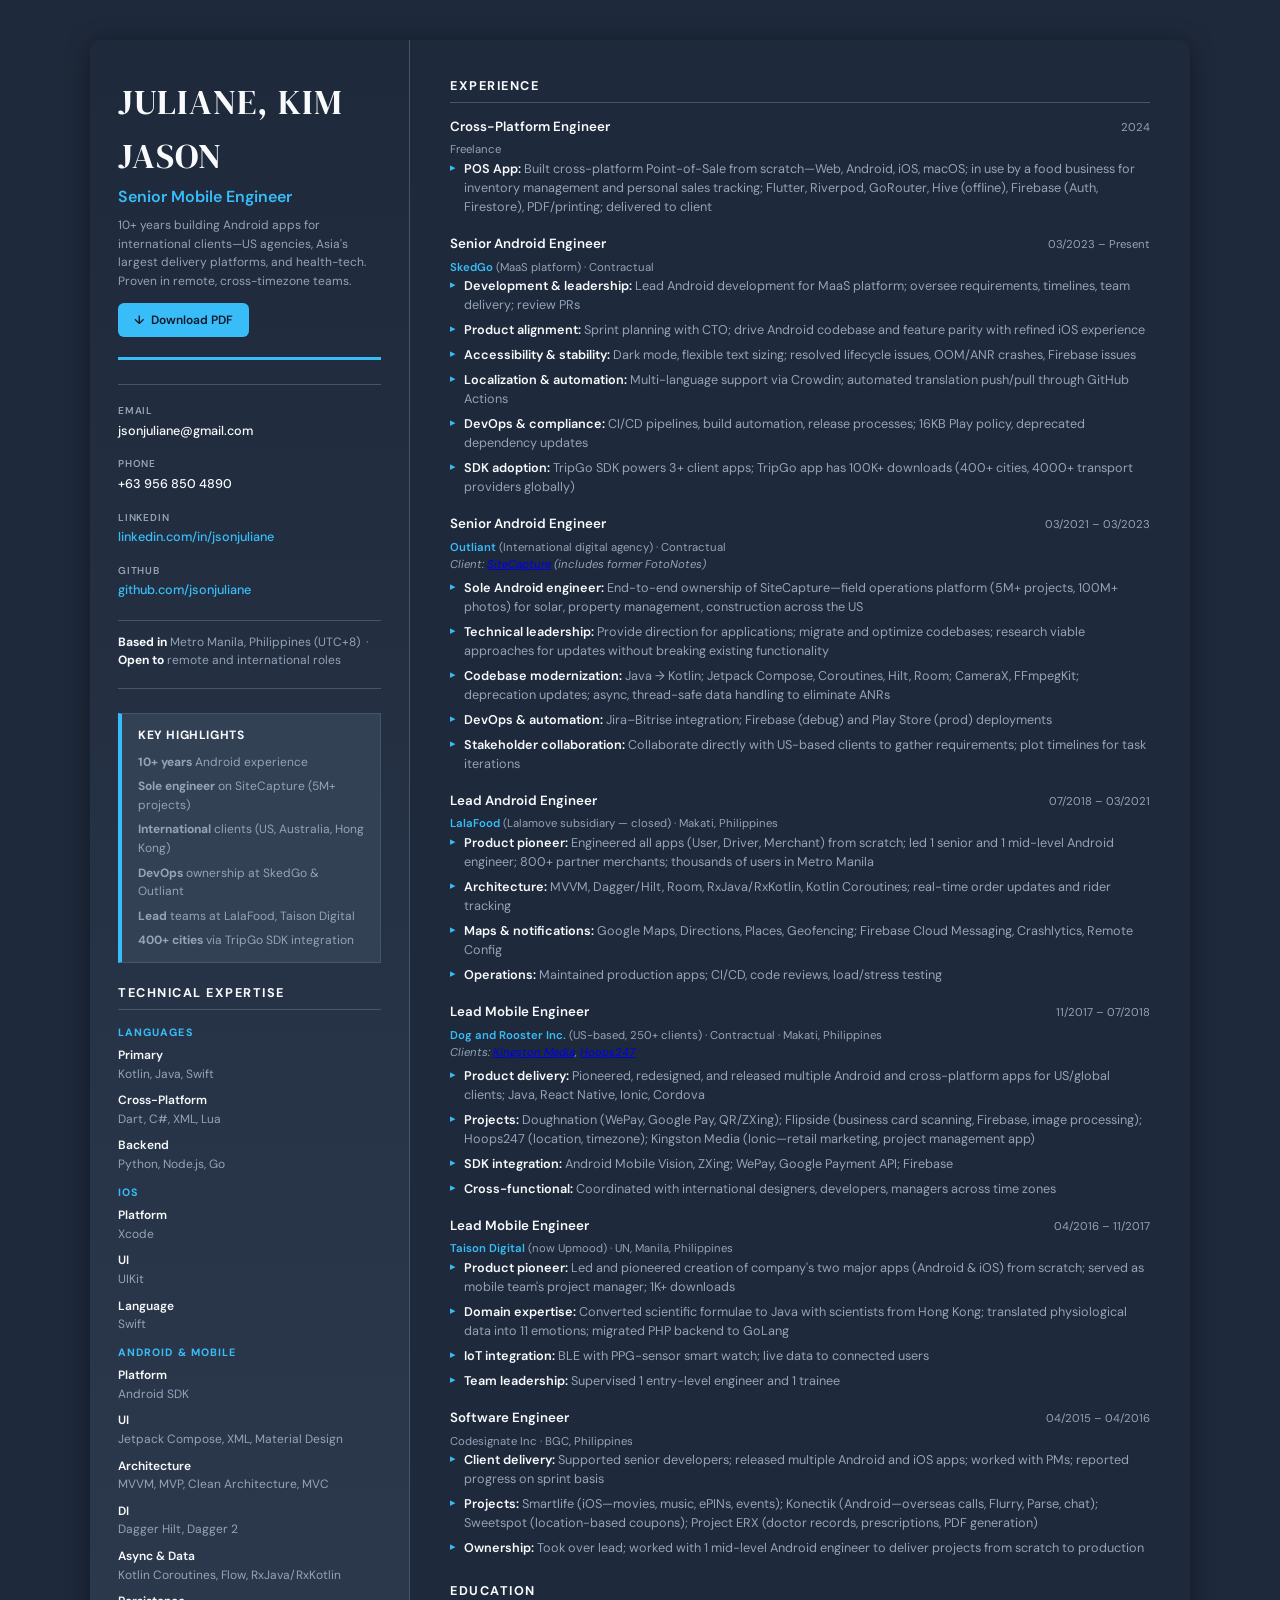
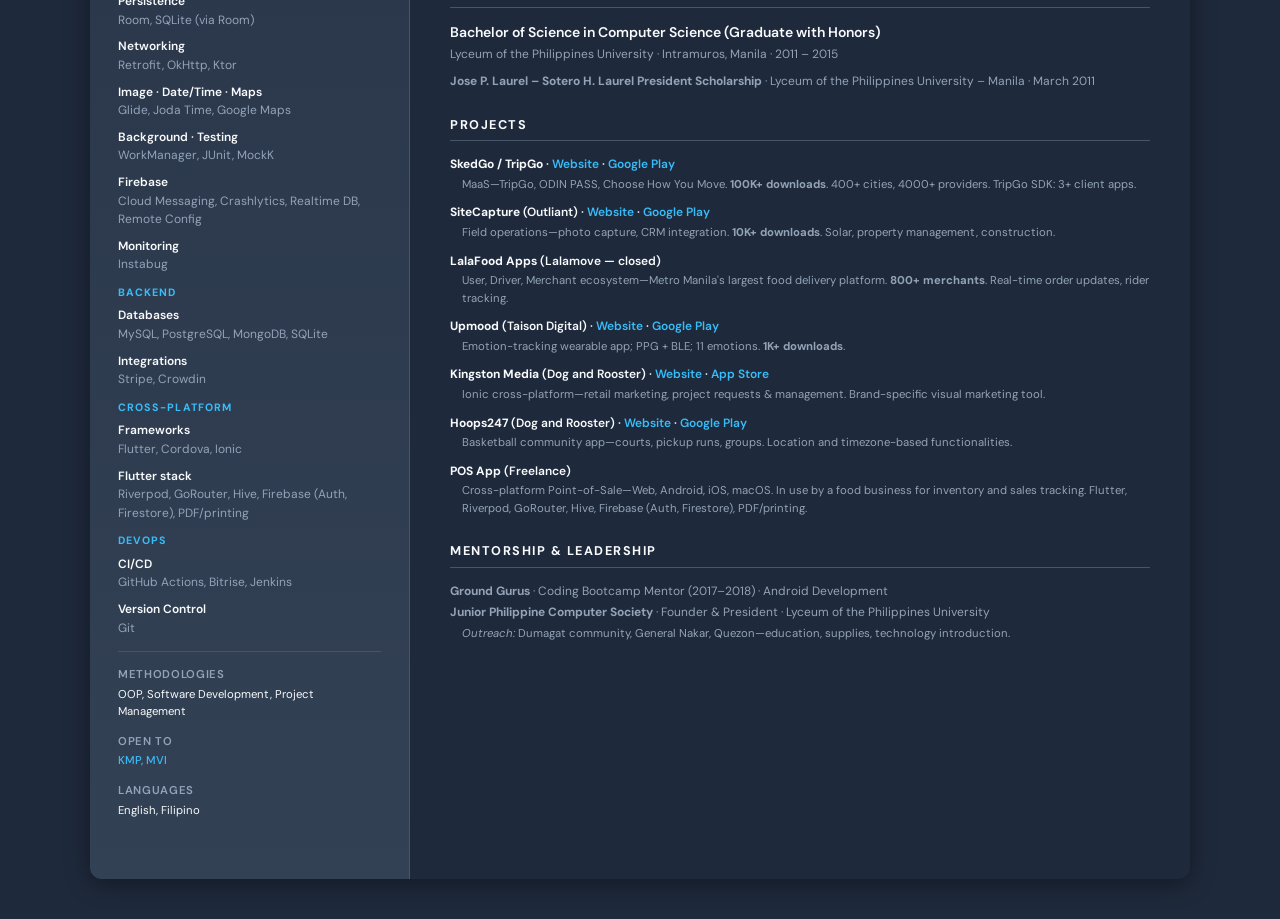
<file: resume/Juliane_Kim_Jason_Resume_Dark.html>
<!DOCTYPE html>
<html lang="en">
<head>
  <meta charset="UTF-8">
  <meta name="viewport" content="width=device-width, initial-scale=1.0">
  <title>Kim Jason Juliane - Senior Mobile Engineer | Resume</title>
  <meta name="description" content="Resume of Kim Jason Juliane — Senior Mobile Engineer with 10+ years experience. SkedGo, SiteCapture, LalaFood, Upmood. Kotlin, Flutter, Jetpack Compose.">
  <meta name="author" content="Kim Jason Juliane">
  <link rel="canonical" href="https://jsonjuliane.github.io/resume/Juliane_Kim_Jason_Resume_Light.html">
  <meta property="og:type" content="profile">
  <meta property="og:url" content="https://jsonjuliane.github.io/resume/Juliane_Kim_Jason_Resume_Dark.html">
  <meta property="og:title" content="Kim Jason Juliane - Senior Mobile Engineer | Resume">
  <meta property="og:description" content="Resume of Kim Jason Juliane — Senior Mobile Engineer with 10+ years. Kotlin, Flutter, Android, SkedGo, SiteCapture, LalaFood, Upmood.">
  <meta name="twitter:card" content="summary">
  <meta name="twitter:title" content="Kim Jason Juliane - Senior Mobile Engineer | Resume">
  <meta name="twitter:description" content="Resume of Kim Jason Juliane — Senior Mobile Engineer. 10+ years. Kotlin, Flutter, SkedGo, SiteCapture.">
  <script type="application/ld+json">
  {"@context":"https://schema.org","@type":"Person","name":"Kim Jason Juliane","jobTitle":"Senior Mobile Engineer","url":"https://jsonjuliane.github.io/","sameAs":["https://www.linkedin.com/in/jsonjuliane/","https://github.com/jsonjuliane"],"knowsAbout":["Android","Kotlin","Flutter","Jetpack Compose","Mobile Development"]}
  </script>
  <link rel="preconnect" href="https://fonts.googleapis.com">
  <link rel="preconnect" href="https://fonts.gstatic.com" crossorigin>
  <link href="https://fonts.googleapis.com/css2?family=DM+Sans:ital,opsz,wght@0,9..40,400;0,9..40,500;0,9..40,600;0,9..40,700&family=DM+Serif+Display&display=swap" rel="stylesheet">
  <style>
    :root {
      --bg: #1e293b;
      --bg-soft: #334155;
      --bg-card: #334155;
      --text: #f8fafc;
      --text-muted: #94a3b8;
      --accent: #38bdf8;
      --accent-soft: #0ea5e9;
      --accent-bg: #0c4a6e;
      --border: #475569;
      --highlight-bg: #334155;
      --highlight-border: #38bdf8;
      --font-sans: 'DM Sans', -apple-system, sans-serif;
      --font-display: 'DM Serif Display', Georgia, serif;
    }

    * { margin: 0; padding: 0; box-sizing: border-box; }

    body {
      font-family: var(--font-sans);
      font-size: 10.5pt;
      line-height: 1.55;
      color: var(--text);
      background: var(--bg);
      min-height: 100vh;
    }

    .resume {
      max-width: 720px;
      margin: 0 auto;
      padding: 32px 40px;
    }

    @media screen and (min-width: 1024px) {
      body { background: #1e293b; }
      .resume {
        max-width: 1100px;
        margin: 40px auto;
        padding: 0;
        display: grid;
        grid-template-columns: 320px 1fr;
        min-height: calc(100vh - 80px);
        align-items: stretch;
        box-shadow: 0 4px 24px rgba(0,0,0,0.4);
        border-radius: 12px;
        overflow: hidden;
      }
      .sidebar {
        background: linear-gradient(180deg, #1e293b 0%, #334155 100%);
        padding: 36px 28px;
        position: sticky;
        top: 0;
        align-self: stretch;
        overflow-x: hidden;
        overflow-y: auto;
        min-width: 0;
        word-wrap: break-word;
        overflow-wrap: break-word;
        border-right: 1px solid var(--border);
      }
      .sidebar * { max-width: 100%; }
      .main-content {
        padding: 36px 40px;
        overflow-x: hidden;
        overflow-y: auto;
        min-width: 0;
      }
      .sidebar .contact { grid-template-columns: 1fr; }
      .sidebar .highlights-grid { grid-template-columns: 1fr; }
      .sidebar .tech-grid { grid-template-columns: 1fr; }
      .sidebar .tech-category { margin-top: 10px; }
      .sidebar .tech-footer { grid-template-columns: 1fr; }
    }

    .header {
      margin-bottom: 24px;
      padding-bottom: 20px;
      border-bottom: 3px solid var(--accent);
    }

    .name {
      font-family: var(--font-display);
      font-size: 26pt;
      font-weight: 400;
      letter-spacing: 0.03em;
      color: var(--text);
      margin-bottom: 2px;
    }

    .title {
      font-size: 12pt;
      font-weight: 600;
      color: var(--accent);
      margin-bottom: 6px;
    }

    .tagline {
      font-size: 9pt;
      color: var(--text-muted);
      max-width: 520px;
    }

    .resume-download {
      display: inline-flex;
      align-items: center;
      gap: 0.4rem;
      margin-top: 12px;
      padding: 0.5rem 1rem;
      font-size: 9pt;
      font-weight: 600;
      color: #0f172a;
      background: var(--accent);
      border: none;
      border-radius: 6px;
      text-decoration: none;
      transition: background 0.2s ease, transform 0.2s ease;
    }
    .resume-download:hover { background: var(--accent-soft); transform: translateY(-1px); }

    .highlights {
      background: var(--highlight-bg);
      border: 1px solid var(--border);
      border-left: 4px solid var(--accent);
      padding: 12px 16px;
      margin-bottom: 20px;
      font-size: 9pt;
    }

    .highlights-title {
      font-weight: 700;
      color: var(--text);
      margin-bottom: 8px;
      text-transform: uppercase;
      letter-spacing: 0.05em;
    }

    .highlights-grid {
      display: grid;
      grid-template-columns: 1fr 1fr;
      gap: 6px 24px;
    }

    .highlights-grid span { color: var(--text-muted); }
    .highlights-grid strong { color: var(--text); font-weight: 600; }
    .metric { color: var(--accent); font-weight: 700; }

    .contact {
      display: grid;
      grid-template-columns: repeat(2, 1fr);
      gap: 12px 32px;
      margin-bottom: 24px;
      padding: 18px 0;
      font-size: 9.5pt;
      border-top: 1px solid var(--border);
      border-bottom: 1px solid var(--border);
    }

    @media (min-width: 520px) {
      .contact { grid-template-columns: repeat(4, 1fr); gap: 16px 24px; }
    }

    .contact-item {
      display: flex;
      flex-direction: column;
      gap: 2px;
    }

    .contact-label {
      font-size: 7.5pt;
      font-weight: 600;
      text-transform: uppercase;
      letter-spacing: 0.08em;
      color: var(--text-muted);
    }

    .contact-value {
      color: var(--text);
      font-weight: 500;
    }

    .contact a {
      color: var(--accent);
      text-decoration: none;
      font-weight: 500;
    }

    .contact a:hover { text-decoration: underline; }

    .contact-availability {
      grid-column: 1 / -1;
      margin-top: 4px;
      padding-top: 12px;
      border-top: 1px solid var(--border);
      font-size: 9pt;
      color: var(--text-muted);
    }

    .contact-availability strong { color: var(--text); }

    .section { margin-bottom: 24px; }

    .section-title {
      font-size: 9.5pt;
      font-weight: 700;
      color: var(--text);
      text-transform: uppercase;
      letter-spacing: 0.12em;
      margin-bottom: 14px;
      padding-bottom: 6px;
      border-bottom: 1px solid var(--border);
    }

    .tech-category {
      font-size: 8pt;
      font-weight: 700;
      text-transform: uppercase;
      letter-spacing: 0.1em;
      color: var(--accent);
      margin-top: 14px;
      margin-bottom: 6px;
    }
    .tech-category:first-of-type { margin-top: 0; }

    .tech-grid {
      display: grid;
      grid-template-columns: 1fr 1fr;
      gap: 8px 28px;
      font-size: 9pt;
    }

    .tech-label { font-weight: 600; color: var(--text); }
    .tech-value { color: var(--text-muted); }

    .tech-footer {
      display: grid;
      grid-template-columns: repeat(3, 1fr);
      gap: 12px 24px;
      margin-top: 14px;
      padding-top: 14px;
      border-top: 1px solid var(--border);
      font-size: 8.5pt;
    }

    .tech-footer-item {
      display: flex;
      flex-direction: column;
      gap: 2px;
    }

    .tech-footer-label {
      font-weight: 600;
      text-transform: uppercase;
      letter-spacing: 0.06em;
      color: var(--text-muted);
    }

    .tech-footer-value { color: var(--text); }
    .tech-footer-value .open-to { color: var(--accent); font-weight: 500; }

    .job { margin-bottom: 18px; }
    .job:last-child { margin-bottom: 0; }

    .job-header {
      display: flex;
      justify-content: space-between;
      align-items: baseline;
      flex-wrap: wrap;
      gap: 2px 8px;
      margin-bottom: 4px;
    }

    .job-title { font-weight: 600; font-size: 10pt; color: var(--text); }
    .job-company { font-weight: 600; }
    .job-company a { color: var(--accent); text-decoration: none; }
    .job-meta { font-size: 8.5pt; color: var(--text-muted); }
    .job-client { font-size: 8.5pt; color: var(--text-muted); font-style: italic; margin-bottom: 4px; }

    .job-bullets { list-style: none; padding-left: 0; }
    .job-bullets li {
      position: relative;
      padding-left: 14px;
      margin-bottom: 6px;
      font-size: 9.5pt;
      color: var(--text-muted);
      line-height: 1.5;
    }
    .job-bullets li::before {
      content: "▸";
      position: absolute;
      left: 0;
      color: var(--accent);
      font-size: 8pt;
    }
    .job-bullets strong { color: var(--text); font-weight: 600; }

    .education-degree { font-weight: 600; margin-bottom: 2px; }
    .education-meta { font-size: 9pt; color: var(--text-muted); }

    .project { margin-bottom: 10px; }
    .project-title { font-weight: 600; font-size: 9pt; margin-bottom: 2px; }
    .project-title a { color: var(--accent); text-decoration: none; }
    .project-desc { font-size: 8.5pt; color: var(--text-muted); padding-left: 12px; }

    .misc-item { font-size: 9pt; color: var(--text-muted); margin-bottom: 2px; }
    .misc-sub { font-size: 8.5pt; color: var(--text-muted); margin-top: 4px; margin-bottom: 2px; padding-left: 12px; }

    /* Animations */
    @keyframes fadeIn {
      from { opacity: 0; transform: translateY(8px); }
      to { opacity: 1; transform: translateY(0); }
    }

    @keyframes fadeInUp {
      from { opacity: 0; transform: translateY(12px); }
      to { opacity: 1; transform: translateY(0); }
    }

    body { animation: fadeIn 0.5s ease-out; }
    .header { animation: fadeInUp 0.5s ease-out 0.1s both; }
    .highlights { animation: fadeInUp 0.5s ease-out 0.15s both; }
    .contact { animation: fadeInUp 0.5s ease-out 0.2s both; }
    .section { animation: fadeInUp 0.4s ease-out 0.25s both; }

    a { transition: color 0.2s ease, opacity 0.2s ease; }
    a:hover { opacity: 0.85; }
    .job, .project { transition: transform 0.2s ease; }
    .job:hover, .project:hover { transform: translateX(2px); }

    @media (prefers-reduced-motion: reduce) {
      body, .header, .highlights, .contact, .section { animation: none; }
      .job:hover, .project:hover { transform: none; }
    }

    /* Responsive */
    @media (max-width: 768px) {
      .resume { padding: 24px 20px; }
      body { font-size: 10pt; }
      .name { font-size: 22pt; }
      .highlights-grid { grid-template-columns: 1fr; }
      .tech-grid { grid-template-columns: 1fr; gap: 6px 0; }
      .tech-footer { grid-template-columns: 1fr; }
      .job-header { flex-direction: column; align-items: flex-start; gap: 2px; }
    }

    @media (max-width: 480px) {
      .resume { padding: 20px 16px; }
      body { font-size: 9.5pt; }
      .name { font-size: 20pt; }
      .title { font-size: 11pt; }
      .contact { grid-template-columns: 1fr; gap: 10px; }
      .contact-availability { padding-top: 10px; font-size: 8.5pt; }
      .section-title { font-size: 9pt; letter-spacing: 0.08em; }
      .job-bullets li { font-size: 9pt; }
    }

    @media print {
      body, .header, .highlights, .contact, .section { animation: none !important; }
      .job:hover, .project:hover { transform: none !important; }
      body { background: #fff !important; color: #000 !important; padding: 0 !important; }
      .resume {
        display: block !important;
        max-width: 100% !important;
        margin: 0 !important;
        padding: 0.5in 0.6in !important;
        box-shadow: none !important;
        border-radius: 0 !important;
      }
      .sidebar {
        position: static !important;
        height: auto !important;
        background: #fff !important;
        border-right: none !important;
        padding: 0 0 24px 0 !important;
      }
      .main-content { padding: 0 !important; }
      .contact { grid-template-columns: repeat(4, 1fr); gap: 12px 16px; padding: 14px 0; }
      .highlights, .highlights-grid { width: 100%; max-width: 100%; }
      .sidebar .section { width: 100%; max-width: 100%; }
      .highlights-grid { grid-template-columns: 1fr 1fr !important; gap: 6px 24px !important; }
      .tech-category { color: var(--accent) !important; }
      .tech-grid { grid-template-columns: 1fr 1fr !important; gap: 8px 28px !important; }
      .tech-footer { grid-template-columns: repeat(3, 1fr) !important; }
      .section { margin-bottom: 18px; }
      .job { margin-bottom: 14px; }
      .job-bullets li { margin-bottom: 4px; }
      .section-title { margin-bottom: 10px; padding-bottom: 4px; }
      .resume-download { display: none !important; }
      @page { margin: 0.5in; size: letter; }
      * { color: inherit !important; }
      .sidebar * { color: #000 !important; }
      a { color: var(--accent) !important; }
    }
  </style>
</head>
<body>
  <div class="resume">
    <aside class="sidebar">
      <header class="header">
    <h1 class="name">JULIANE, KIM JASON</h1>
    <p class="title">Senior Mobile Engineer</p>
    <p class="tagline">10+ years building Android apps for international clients—US agencies, Asia's largest delivery platforms, and health-tech. Proven in remote, cross-timezone teams.</p>
    <a href="Juliane_Kim_Jason_Resume.pdf" class="resume-download" download="Juliane_Kim_Jason_Resume.pdf"><span aria-hidden="true">↓</span> Download PDF</a>
  </header>

  <div class="contact">
    <div class="contact-item">
      <span class="contact-label">Email</span>
      <span class="contact-value">jsonjuliane@gmail.com</span>
    </div>
    <div class="contact-item">
      <span class="contact-label">Phone</span>
      <span class="contact-value">+63 956 850 4890</span>
    </div>
    <div class="contact-item">
      <span class="contact-label">LinkedIn</span>
      <a href="https://www.linkedin.com/in/jsonjuliane/" class="contact-value">linkedin.com/in/jsonjuliane</a>
    </div>
    <div class="contact-item">
      <span class="contact-label">GitHub</span>
      <a href="https://github.com/jsonjuliane" class="contact-value">github.com/jsonjuliane</a>
    </div>
    <div class="contact-availability">
      <strong>Based in</strong> Metro Manila, Philippines (UTC+8) &nbsp;·&nbsp; <strong>Open to</strong> remote and international roles
    </div>
  </div>

  <div class="highlights">
    <div class="highlights-title">Key Highlights</div>
    <div class="highlights-grid">
      <span><span class="metric">10+ years</span> Android experience</span>
      <span><span class="metric">Sole engineer</span> on SiteCapture (5M+ projects)</span>
      <span><span class="metric">International</span> clients (US, Australia, Hong Kong)</span>
      <span><span class="metric">DevOps</span> ownership at SkedGo & Outliant</span>
      <span><span class="metric">Lead</span> teams at LalaFood, Taison Digital</span>
      <span><span class="metric">400+ cities</span> via TripGo SDK integration</span>
    </div>
  </div>

  <section class="section">
    <h2 class="section-title">Technical Expertise</h2>
    <div class="tech-category">Languages</div>
    <div class="tech-grid">
      <div><span class="tech-label">Primary</span><br><span class="tech-value">Kotlin, Java, Swift</span></div>
      <div><span class="tech-label">Cross-Platform</span><br><span class="tech-value">Dart, C#, XML, Lua</span></div>
      <div><span class="tech-label">Backend</span><br><span class="tech-value">Python, Node.js, Go</span></div>
    </div>
    <div class="tech-category">iOS</div>
    <div class="tech-grid">
      <div><span class="tech-label">Platform</span><br><span class="tech-value">Xcode</span></div>
      <div><span class="tech-label">UI</span><br><span class="tech-value">UIKit</span></div>
      <div><span class="tech-label">Language</span><br><span class="tech-value">Swift</span></div>
    </div>
    <div class="tech-category">Android & Mobile</div>
    <div class="tech-grid">
      <div><span class="tech-label">Platform</span><br><span class="tech-value">Android SDK</span></div>
      <div><span class="tech-label">UI</span><br><span class="tech-value">Jetpack Compose, XML, Material Design</span></div>
      <div><span class="tech-label">Architecture</span><br><span class="tech-value">MVVM, MVP, Clean Architecture, MVC</span></div>
      <div><span class="tech-label">DI</span><br><span class="tech-value">Dagger Hilt, Dagger 2</span></div>
      <div><span class="tech-label">Async & Data</span><br><span class="tech-value">Kotlin Coroutines, Flow, RxJava/RxKotlin</span></div>
      <div><span class="tech-label">Persistence</span><br><span class="tech-value">Room, SQLite (via Room)</span></div>
      <div><span class="tech-label">Networking</span><br><span class="tech-value">Retrofit, OkHttp, Ktor</span></div>
      <div><span class="tech-label">Image · Date/Time · Maps</span><br><span class="tech-value">Glide, Joda Time, Google Maps</span></div>
      <div><span class="tech-label">Background · Testing</span><br><span class="tech-value">WorkManager, JUnit, MockK</span></div>
      <div><span class="tech-label">Firebase</span><br><span class="tech-value">Cloud Messaging, Crashlytics, Realtime DB, Remote Config</span></div>
      <div><span class="tech-label">Monitoring</span><br><span class="tech-value">Instabug</span></div>
    </div>
    <div class="tech-category">Backend</div>
    <div class="tech-grid">
      <div><span class="tech-label">Databases</span><br><span class="tech-value">MySQL, PostgreSQL, MongoDB, SQLite</span></div>
      <div><span class="tech-label">Integrations</span><br><span class="tech-value">Stripe, Crowdin</span></div>
    </div>
    <div class="tech-category">Cross-Platform</div>
    <div class="tech-grid">
      <div><span class="tech-label">Frameworks</span><br><span class="tech-value">Flutter, Cordova, Ionic</span></div>
      <div><span class="tech-label">Flutter stack</span><br><span class="tech-value">Riverpod, GoRouter, Hive, Firebase (Auth, Firestore), PDF/printing</span></div>
    </div>
    <div class="tech-category">DevOps</div>
    <div class="tech-grid">
      <div><span class="tech-label">CI/CD</span><br><span class="tech-value">GitHub Actions, Bitrise, Jenkins</span></div>
      <div><span class="tech-label">Version Control</span><br><span class="tech-value">Git</span></div>
    </div>
    <div class="tech-footer">
      <div class="tech-footer-item">
        <span class="tech-footer-label">Methodologies</span>
        <span class="tech-footer-value">OOP, Software Development, Project Management</span>
      </div>
      <div class="tech-footer-item">
        <span class="tech-footer-label">Open to</span>
        <span class="tech-footer-value"><span class="open-to">KMP, MVI</span></span>
      </div>
      <div class="tech-footer-item">
        <span class="tech-footer-label">Languages</span>
        <span class="tech-footer-value">English, Filipino</span>
      </div>
    </div>
  </section>
</aside>

  <main class="main-content">
  <section class="section">
    <h2 class="section-title">Experience</h2>

    <div class="job">
      <div class="job-header"><span class="job-title">Cross-Platform Engineer</span><span class="job-meta">2024</span></div>
      <div class="job-meta">Freelance</div>
      <ul class="job-bullets">
        <li><strong>POS App:</strong> Built cross-platform Point-of-Sale from scratch—Web, Android, iOS, macOS; in use by a food business for inventory management and personal sales tracking; Flutter, Riverpod, GoRouter, Hive (offline), Firebase (Auth, Firestore), PDF/printing; delivered to client</li>
      </ul>
    </div>

    <div class="job">
      <div class="job-header"><span class="job-title">Senior Android Engineer</span><span class="job-meta">03/2023 – Present</span></div>
      <div class="job-meta"><span class="job-company"><a href="https://skedgo.com/">SkedGo</a></span> (MaaS platform) · Contractual</div>
      <ul class="job-bullets">
        <li><strong>Development & leadership:</strong> Lead Android development for MaaS platform; oversee requirements, timelines, team delivery; review PRs</li>
        <li><strong>Product alignment:</strong> Sprint planning with CTO; drive Android codebase and feature parity with refined iOS experience</li>
        <li><strong>Accessibility & stability:</strong> Dark mode, flexible text sizing; resolved lifecycle issues, OOM/ANR crashes, Firebase issues</li>
        <li><strong>Localization & automation:</strong> Multi-language support via Crowdin; automated translation push/pull through GitHub Actions</li>
        <li><strong>DevOps & compliance:</strong> CI/CD pipelines, build automation, release processes; 16KB Play policy, deprecated dependency updates</li>
        <li><strong>SDK adoption:</strong> TripGo SDK powers 3+ client apps; TripGo app has 100K+ downloads (400+ cities, 4000+ transport providers globally)</li>
      </ul>
    </div>

    <div class="job">
      <div class="job-header"><span class="job-title">Senior Android Engineer</span><span class="job-meta">03/2021 – 03/2023</span></div>
      <div class="job-meta"><span class="job-company"><a href="https://www.outliant.com/">Outliant</a></span> (International digital agency) · Contractual</div>
      <p class="job-client">Client: <a href="https://sitecapture.com/">SiteCapture</a> (includes former FotoNotes)</p>
      <ul class="job-bullets">
        <li><strong>Sole Android engineer:</strong> End-to-end ownership of SiteCapture—field operations platform (5M+ projects, 100M+ photos) for solar, property management, construction across the US</li>
        <li><strong>Technical leadership:</strong> Provide direction for applications; migrate and optimize codebases; research viable approaches for updates without breaking existing functionality</li>
        <li><strong>Codebase modernization:</strong> Java → Kotlin; Jetpack Compose, Coroutines, Hilt, Room; CameraX, FFmpegKit; deprecation updates; async, thread-safe data handling to eliminate ANRs</li>
        <li><strong>DevOps & automation:</strong> Jira–Bitrise integration; Firebase (debug) and Play Store (prod) deployments</li>
        <li><strong>Stakeholder collaboration:</strong> Collaborate directly with US-based clients to gather requirements; plot timelines for task iterations</li>
      </ul>
    </div>

    <div class="job">
      <div class="job-header"><span class="job-title">Lead Android Engineer</span><span class="job-meta">07/2018 – 03/2021</span></div>
      <div class="job-meta"><span class="job-company"><a href="https://web.lalamove.com/">LalaFood</a></span> (Lalamove subsidiary — closed) · Makati, Philippines</div>
      <ul class="job-bullets">
        <li><strong>Product pioneer:</strong> Engineered all apps (User, Driver, Merchant) from scratch; led 1 senior and 1 mid-level Android engineer; 800+ partner merchants; thousands of users in Metro Manila</li>
        <li><strong>Architecture:</strong> MVVM, Dagger/Hilt, Room, RxJava/RxKotlin, Kotlin Coroutines; real-time order updates and rider tracking</li>
        <li><strong>Maps & notifications:</strong> Google Maps, Directions, Places, Geofencing; Firebase Cloud Messaging, Crashlytics, Remote Config</li>
        <li><strong>Operations:</strong> Maintained production apps; CI/CD, code reviews, load/stress testing</li>
      </ul>
    </div>

    <div class="job">
      <div class="job-header"><span class="job-title">Lead Mobile Engineer</span><span class="job-meta">11/2017 – 07/2018</span></div>
      <div class="job-meta"><span class="job-company"><a href="https://dogandrooster.com/">Dog and Rooster Inc.</a></span> (US-based, 250+ clients) · Contractual · Makati, Philippines</div>
      <p class="job-client">Clients: <a href="https://kingston-media.com/">Kingston Media</a>, <a href="https://www.hoops247.com.au/">Hoops247</a></p>
      <ul class="job-bullets">
        <li><strong>Product delivery:</strong> Pioneered, redesigned, and released multiple Android and cross-platform apps for US/global clients; Java, React Native, Ionic, Cordova</li>
        <li><strong>Projects:</strong> Doughnation (WePay, Google Pay, QR/ZXing); Flipside (business card scanning, Firebase, image processing); Hoops247 (location, timezone); Kingston Media (Ionic—retail marketing, project management app)</li>
        <li><strong>SDK integration:</strong> Android Mobile Vision, ZXing; WePay, Google Payment API; Firebase</li>
        <li><strong>Cross-functional:</strong> Coordinated with international designers, developers, managers across time zones</li>
      </ul>
    </div>

    <div class="job">
      <div class="job-header"><span class="job-title">Lead Mobile Engineer</span><span class="job-meta">04/2016 – 11/2017</span></div>
      <div class="job-meta"><span class="job-company"><a href="https://www.upmood.com/">Taison Digital</a></span> (now Upmood) · UN, Manila, Philippines</div>
      <ul class="job-bullets">
        <li><strong>Product pioneer:</strong> Led and pioneered creation of company's two major apps (Android & iOS) from scratch; served as mobile team's project manager; 1K+ downloads</li>
        <li><strong>Domain expertise:</strong> Converted scientific formulae to Java with scientists from Hong Kong; translated physiological data into 11 emotions; migrated PHP backend to GoLang</li>
        <li><strong>IoT integration:</strong> BLE with PPG-sensor smart watch; live data to connected users</li>
        <li><strong>Team leadership:</strong> Supervised 1 entry-level engineer and 1 trainee</li>
      </ul>
    </div>

    <div class="job">
      <div class="job-header"><span class="job-title">Software Engineer</span><span class="job-meta">04/2015 – 04/2016</span></div>
      <div class="job-meta">Codesignate Inc · BGC, Philippines</div>
      <ul class="job-bullets">
        <li><strong>Client delivery:</strong> Supported senior developers; released multiple Android and iOS apps; worked with PMs; reported progress on sprint basis</li>
        <li><strong>Projects:</strong> Smartlife (iOS—movies, music, ePINs, events); Konectik (Android—overseas calls, Flurry, Parse, chat); Sweetspot (location-based coupons); Project ERX (doctor records, prescriptions, PDF generation)</li>
        <li><strong>Ownership:</strong> Took over lead; worked with 1 mid-level Android engineer to deliver projects from scratch to production</li>
      </ul>
    </div>
  </section>

  <section class="section">
    <h2 class="section-title">Education</h2>
    <div class="education-degree">Bachelor of Science in Computer Science (Graduate with Honors)</div>
    <div class="education-meta">Lyceum of the Philippines University · Intramuros, Manila · 2011 – 2015</div>
    <p class="misc-item" style="margin-top: 8px;"><strong>Jose P. Laurel – Sotero H. Laurel President Scholarship</strong> · Lyceum of the Philippines University – Manila · March 2011</p>
  </section>

  <section class="section">
    <h2 class="section-title">Projects</h2>
    <div class="project">
      <div class="project-title"><strong>SkedGo / TripGo</strong> · <a href="https://skedgo.com/">Website</a> · <a href="https://play.google.com/store/apps/details?id=com.buzzhives.android.tripplanner">Google Play</a></div>
      <div class="project-desc">MaaS—TripGo, ODIN PASS, Choose How You Move. <strong>100K+ downloads</strong>. 400+ cities, 4000+ providers. TripGo SDK: 3+ client apps.</div>
    </div>
    <div class="project">
      <div class="project-title"><strong>SiteCapture</strong> (Outliant) · <a href="https://sitecapture.com/">Website</a> · <a href="https://play.google.com/store/apps/details?id=com.sitecapture.app.sitecapture&hl=en_US">Google Play</a></div>
      <div class="project-desc">Field operations—photo capture, CRM integration. <strong>10K+ downloads</strong>. Solar, property management, construction.</div>
    </div>
    <div class="project">
      <div class="project-title"><strong>LalaFood Apps</strong> (Lalamove — closed)</div>
      <div class="project-desc">User, Driver, Merchant ecosystem—Metro Manila's largest food delivery platform. <strong>800+ merchants</strong>. Real-time order updates, rider tracking.</div>
    </div>
    <div class="project">
      <div class="project-title"><strong>Upmood</strong> (Taison Digital) · <a href="https://www.upmood.com/">Website</a> · <a href="https://play.google.com/store/apps/details?id=com.td.upmood&hl=en">Google Play</a></div>
      <div class="project-desc">Emotion-tracking wearable app; PPG + BLE; 11 emotions. <strong>1K+ downloads</strong>.</div>
    </div>
    <div class="project">
      <div class="project-title"><strong>Kingston Media</strong> (Dog and Rooster) · <a href="https://kingston-media.com/">Website</a> · <a href="https://apps.apple.com/app/kingston-media-group/id1329777730">App Store</a></div>
      <div class="project-desc">Ionic cross-platform—retail marketing, project requests & management. Brand-specific visual marketing tool.</div>
    </div>
    <div class="project">
      <div class="project-title"><strong>Hoops247</strong> (Dog and Rooster) · <a href="https://www.hoops247.com.au/">Website</a> · <a href="https://play.google.com/store/apps/details?id=com.hoop24seven&hl=en">Google Play</a></div>
      <div class="project-desc">Basketball community app—courts, pickup runs, groups. Location and timezone-based functionalities.</div>
    </div>
    <div class="project">
      <div class="project-title"><strong>POS App</strong> (Freelance)</div>
      <div class="project-desc">Cross-platform Point-of-Sale—Web, Android, iOS, macOS. In use by a food business for inventory and sales tracking. Flutter, Riverpod, GoRouter, Hive, Firebase (Auth, Firestore), PDF/printing.</div>
    </div>
  </section>

  <section class="section">
    <h2 class="section-title">Mentorship & Leadership</h2>
    <p class="misc-item"><strong>Ground Gurus</strong> · Coding Bootcamp Mentor (2017–2018) · Android Development</p>
    <p class="misc-item"><strong>Junior Philippine Computer Society</strong> · Founder & President · Lyceum of the Philippines University</p>
    <p class="misc-sub"><em>Outreach:</em> Dumagat community, General Nakar, Quezon—education, supplies, technology introduction.</p>
  </section>
  </main>
  </div>
</body>
</html>
</file>
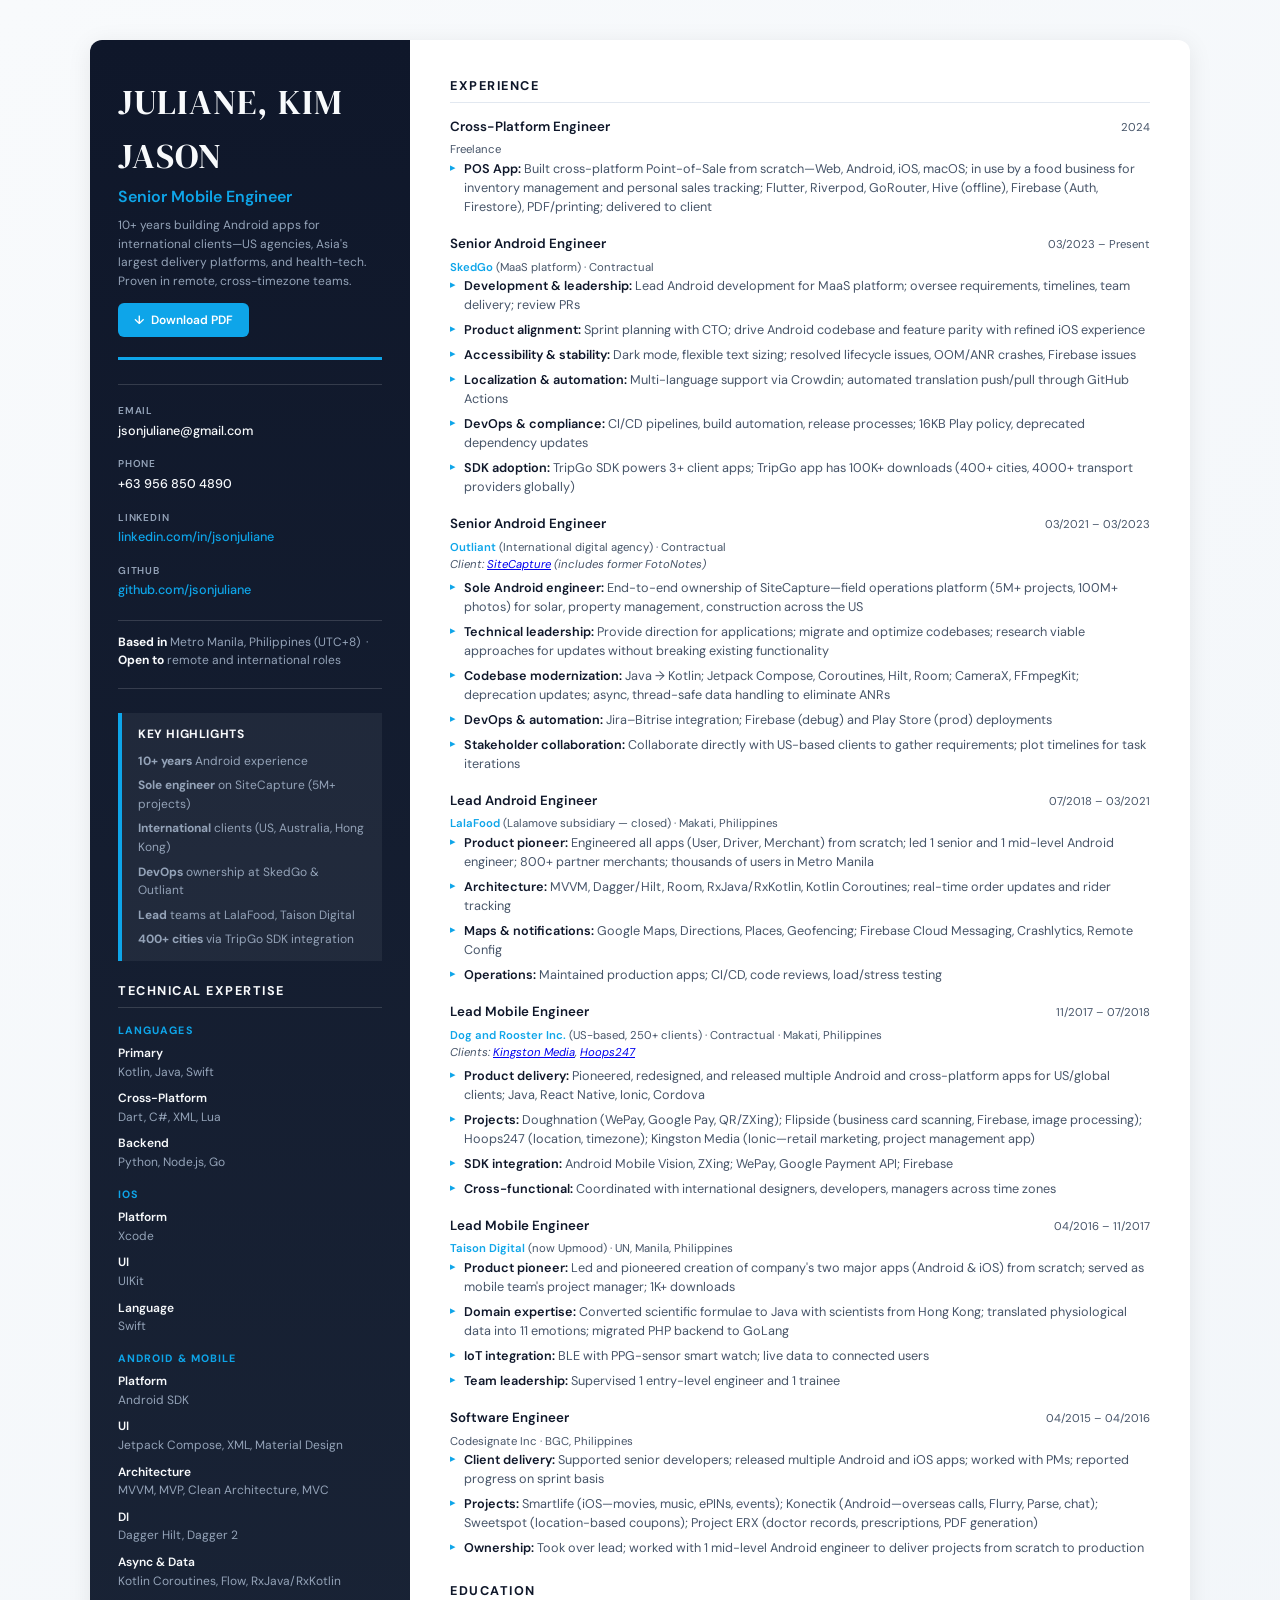
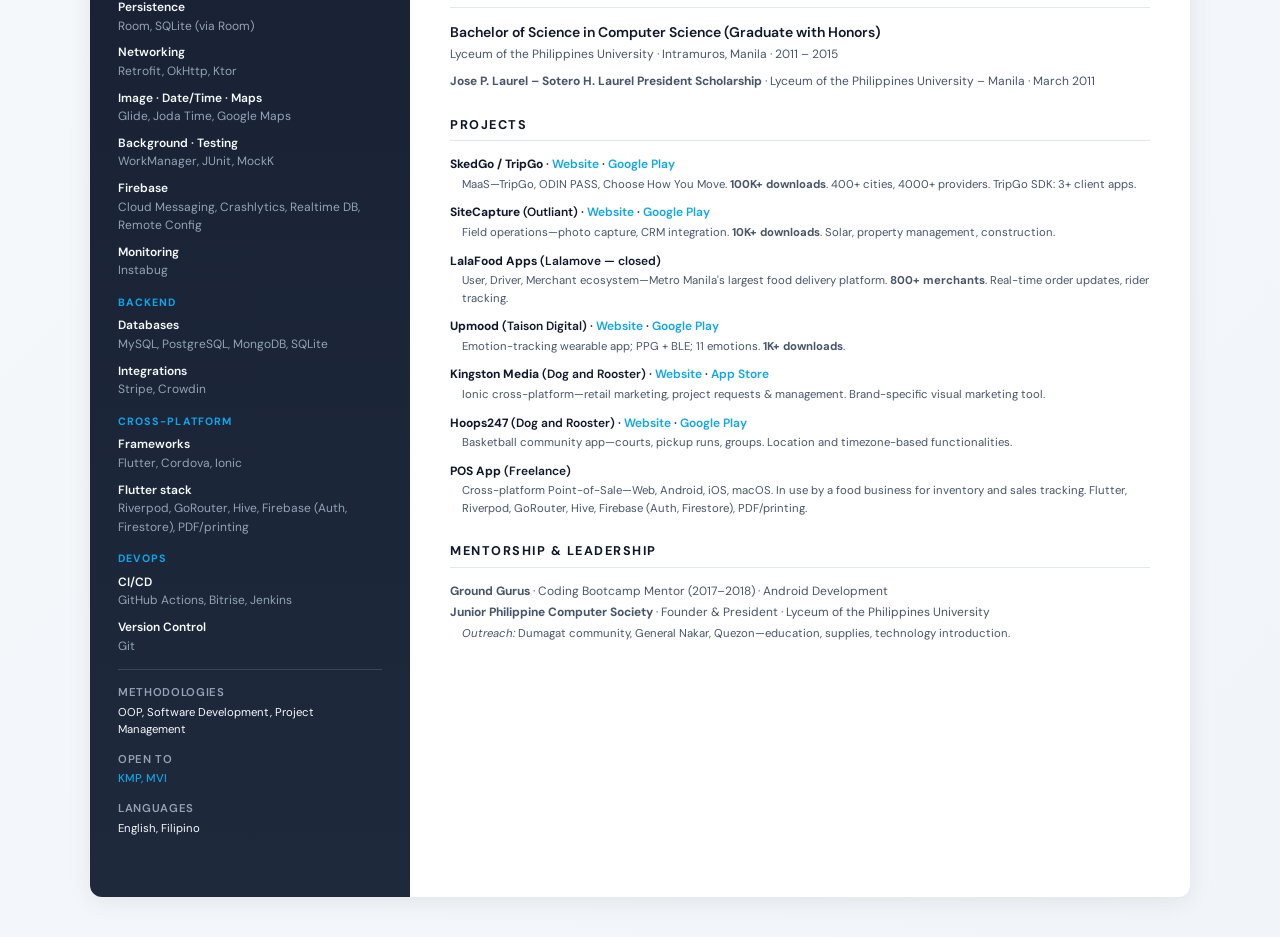
<file: resume/Juliane_Kim_Jason_Resume_Light.html>
<!DOCTYPE html>
<html lang="en">
<head>
  <meta charset="UTF-8">
  <meta name="viewport" content="width=device-width, initial-scale=1.0">
  <title>Kim Jason Juliane - Senior Mobile Engineer | Resume</title>
  <meta name="description" content="Resume of Kim Jason Juliane — Senior Mobile Engineer with 10+ years experience. SkedGo, SiteCapture, LalaFood, Upmood. Kotlin, Flutter, Jetpack Compose.">
  <meta name="author" content="Kim Jason Juliane">
  <link rel="canonical" href="https://jsonjuliane.github.io/resume/Juliane_Kim_Jason_Resume_Light.html">
  <meta property="og:type" content="profile">
  <meta property="og:url" content="https://jsonjuliane.github.io/resume/Juliane_Kim_Jason_Resume_Light.html">
  <meta property="og:title" content="Kim Jason Juliane - Senior Mobile Engineer | Resume">
  <meta property="og:description" content="Resume of Kim Jason Juliane — Senior Mobile Engineer with 10+ years. Kotlin, Flutter, Android, SkedGo, SiteCapture, LalaFood, Upmood.">
  <meta name="twitter:card" content="summary">
  <meta name="twitter:title" content="Kim Jason Juliane - Senior Mobile Engineer | Resume">
  <meta name="twitter:description" content="Resume of Kim Jason Juliane — Senior Mobile Engineer. 10+ years. Kotlin, Flutter, SkedGo, SiteCapture.">
  <script type="application/ld+json">
  {"@context":"https://schema.org","@type":"Person","name":"Kim Jason Juliane","jobTitle":"Senior Mobile Engineer","url":"https://jsonjuliane.github.io/","sameAs":["https://www.linkedin.com/in/jsonjuliane/","https://github.com/jsonjuliane"],"knowsAbout":["Android","Kotlin","Flutter","Jetpack Compose","Mobile Development"]}
  </script>
  <link rel="preconnect" href="https://fonts.googleapis.com">
  <link rel="preconnect" href="https://fonts.gstatic.com" crossorigin>
  <link href="https://fonts.googleapis.com/css2?family=DM+Sans:ital,opsz,wght@0,9..40,400;0,9..40,500;0,9..40,600;0,9..40,700&family=DM+Serif+Display&display=swap" rel="stylesheet">
  <style>
    :root {
      --bg: #ffffff;
      --bg-soft: #f8fafc;
      --text: #0f172a;
      --text-muted: #475569;
      --accent: #0ea5e9;
      --accent-dark: #0284c7;
      --accent-bg: #f0f9ff;
      --border: #e2e8f0;
      --highlight-bg: #f1f5f9;
      --font-sans: 'DM Sans', -apple-system, sans-serif;
      --font-display: 'DM Serif Display', Georgia, serif;
    }

    * { margin: 0; padding: 0; box-sizing: border-box; }

    body {
      font-family: var(--font-sans);
      font-size: 10.5pt;
      line-height: 1.55;
      color: var(--text);
      background: var(--bg-soft);
      min-height: 100vh;
    }

    .resume {
      max-width: 720px;
      margin: 0 auto;
      padding: 32px 40px;
      background: var(--bg);
    }

    /* Browser: Creative two-column layout (desktop only) */
    @media screen and (min-width: 1024px) {
      body { background: linear-gradient(135deg, #f8fafc 0%, #f1f5f9 100%); }
      .resume {
        max-width: 1100px;
        margin: 40px auto;
        padding: 0;
        display: grid;
        grid-template-columns: 320px 1fr;
        min-height: calc(100vh - 80px);
        align-items: stretch;
        box-shadow: 0 4px 24px rgba(0,0,0,0.08);
        border-radius: 12px;
        overflow: hidden;
      }
      .sidebar {
        background: linear-gradient(180deg, #0f172a 0%, #1e293b 100%);
        color: #f8fafc;
        padding: 36px 28px;
        position: sticky;
        top: 0;
        align-self: stretch;
        overflow-x: hidden;
        overflow-y: auto;
        min-width: 0;
        word-wrap: break-word;
        overflow-wrap: break-word;
      }
      .sidebar * { max-width: 100%; }
      .sidebar .name { color: #f8fafc; }
      .sidebar .title { color: var(--accent); }
      .sidebar .tagline { color: #94a3b8; }
      .sidebar .highlights { background: rgba(255,255,255,0.06); border-left-color: var(--accent); }
      .sidebar .highlights-title { color: #f8fafc; }
      .sidebar .highlights-grid span { color: #94a3b8; }
      .sidebar .metric { color: var(--accent); }
      .sidebar .contact { border-color: rgba(255,255,255,0.15); }
      .sidebar .contact-label { color: #94a3b8; }
      .sidebar .contact-value { color: #f8fafc; }
      .sidebar .contact a { color: var(--accent); }
      .sidebar .contact-availability { border-color: rgba(255,255,255,0.15); color: #94a3b8; }
      .sidebar .contact-availability strong { color: #f8fafc; }
      .sidebar .section-title { color: #f8fafc; border-color: rgba(255,255,255,0.15); }
      .sidebar .tech-label { color: #f8fafc; }
      .sidebar .tech-value { color: #94a3b8; }
      .sidebar .tech-footer { border-color: rgba(255,255,255,0.15); }
      .sidebar .tech-footer-label { color: #94a3b8; }
      .sidebar .tech-footer-value { color: #f8fafc; }
      .sidebar .tech-footer-value .open-to { color: var(--accent); }
      .sidebar .tech-category { color: var(--accent); }
      .main-content {
        padding: 36px 40px;
        overflow-x: hidden;
        overflow-y: auto;
        min-width: 0;
      }
      .sidebar .contact { grid-template-columns: 1fr; }
      .sidebar .highlights-grid { grid-template-columns: 1fr; }
      .sidebar .tech-grid { grid-template-columns: 1fr; }
      .sidebar .tech-footer { grid-template-columns: 1fr; }
    }

    .header {
      margin-bottom: 24px;
      padding-bottom: 20px;
      border-bottom: 3px solid var(--accent);
    }

    .name {
      font-family: var(--font-display);
      font-size: 26pt;
      font-weight: 400;
      letter-spacing: 0.03em;
      color: var(--text);
      margin-bottom: 2px;
    }

    .title {
      font-size: 12pt;
      font-weight: 600;
      color: var(--accent-dark);
      margin-bottom: 6px;
    }

    .tagline {
      font-size: 9pt;
      color: var(--text-muted);
      max-width: 520px;
    }

    .resume-download {
      display: inline-flex;
      align-items: center;
      gap: 0.4rem;
      margin-top: 12px;
      padding: 0.5rem 1rem;
      font-size: 9pt;
      font-weight: 600;
      color: white;
      background: var(--accent);
      border: none;
      border-radius: 6px;
      text-decoration: none;
      transition: background 0.2s ease, transform 0.2s ease;
    }
    .resume-download:hover { background: var(--accent-dark); transform: translateY(-1px); }

    /* Key Highlights - competitive differentiator */
    .highlights {
      background: var(--highlight-bg);
      border-left: 4px solid var(--accent);
      padding: 12px 16px;
      margin-bottom: 20px;
      font-size: 9pt;
    }

    .highlights-title {
      font-weight: 700;
      color: var(--text);
      margin-bottom: 8px;
      text-transform: uppercase;
      letter-spacing: 0.05em;
    }

    .highlights-grid {
      display: grid;
      grid-template-columns: 1fr 1fr;
      gap: 6px 24px;
    }

    .highlights-grid span {
      color: var(--text-muted);
    }

    .highlights-grid strong {
      color: var(--text);
      font-weight: 600;
    }

    .metric { color: var(--accent-dark); font-weight: 700; }

    .contact {
      display: grid;
      grid-template-columns: repeat(2, 1fr);
      gap: 12px 32px;
      margin-bottom: 24px;
      padding: 18px 0;
      font-size: 9.5pt;
      border-top: 1px solid var(--border);
      border-bottom: 1px solid var(--border);
    }

    @media (min-width: 520px) {
      .contact { grid-template-columns: repeat(4, 1fr); gap: 16px 24px; }
    }

    .contact-item {
      display: flex;
      flex-direction: column;
      gap: 2px;
    }

    .contact-label {
      font-size: 7.5pt;
      font-weight: 600;
      text-transform: uppercase;
      letter-spacing: 0.08em;
      color: var(--text-muted);
    }

    .contact-value {
      color: var(--text);
      font-weight: 500;
    }

    .contact a {
      color: var(--accent);
      text-decoration: none;
      font-weight: 500;
    }

    .contact a:hover { text-decoration: underline; }

    .contact-availability {
      grid-column: 1 / -1;
      margin-top: 4px;
      padding-top: 12px;
      border-top: 1px solid var(--border);
      font-size: 9pt;
      color: var(--text-muted);
    }

    .contact-availability strong { color: var(--text); }

    .section { margin-bottom: 24px; }

    .section-title {
      font-size: 9.5pt;
      font-weight: 700;
      color: var(--text);
      text-transform: uppercase;
      letter-spacing: 0.12em;
      margin-bottom: 14px;
      padding-bottom: 6px;
      border-bottom: 1px solid var(--border);
    }

    .tech-category {
      font-size: 8pt;
      font-weight: 700;
      text-transform: uppercase;
      letter-spacing: 0.1em;
      color: var(--accent-dark);
      margin-top: 14px;
      margin-bottom: 6px;
    }
    .tech-category:first-of-type { margin-top: 0; }

    .tech-grid {
      display: grid;
      grid-template-columns: 1fr 1fr;
      gap: 8px 28px;
      font-size: 9pt;
    }

    .tech-label { font-weight: 600; color: var(--text); }
    .tech-value { color: var(--text-muted); }

    .tech-footer {
      display: grid;
      grid-template-columns: repeat(3, 1fr);
      gap: 12px 24px;
      margin-top: 14px;
      padding-top: 14px;
      border-top: 1px solid var(--border);
      font-size: 8.5pt;
    }

    .tech-footer-item {
      display: flex;
      flex-direction: column;
      gap: 2px;
    }

    .tech-footer-label {
      font-weight: 600;
      text-transform: uppercase;
      letter-spacing: 0.06em;
      color: var(--text-muted);
    }

    .tech-footer-value {
      color: var(--text);
    }

    .tech-footer-value .open-to { color: var(--accent-dark); font-weight: 500; }

    .job { margin-bottom: 18px; }
    .job:last-child { margin-bottom: 0; }

    .job-header {
      display: flex;
      justify-content: space-between;
      align-items: baseline;
      flex-wrap: wrap;
      gap: 2px 8px;
      margin-bottom: 4px;
    }

    .job-title { font-weight: 600; font-size: 10pt; color: var(--text); }
    .job-company { font-weight: 600; }
    .job-company a { color: var(--accent); text-decoration: none; }
    .job-meta { font-size: 8.5pt; color: var(--text-muted); }
    .job-client { font-size: 8.5pt; color: var(--text-muted); font-style: italic; margin-bottom: 4px; }

    .job-bullets { list-style: none; padding-left: 0; }
    .job-bullets li {
      position: relative;
      padding-left: 14px;
      margin-bottom: 6px;
      font-size: 9.5pt;
      color: var(--text-muted);
      line-height: 1.5;
    }
    .job-bullets li::before {
      content: "▸";
      position: absolute;
      left: 0;
      color: var(--accent);
      font-size: 8pt;
    }
    .job-bullets strong { color: var(--text); font-weight: 600; }

    .education-degree { font-weight: 600; margin-bottom: 2px; }
    .education-meta { font-size: 9pt; color: var(--text-muted); }

    .project { margin-bottom: 10px; }
    .project-title { font-weight: 600; font-size: 9pt; margin-bottom: 2px; }
    .project-title a { color: var(--accent); text-decoration: none; }
    .project-desc { font-size: 8.5pt; color: var(--text-muted); padding-left: 12px; }

    .misc-item { font-size: 9pt; color: var(--text-muted); margin-bottom: 2px; }
    .misc-sub { font-size: 8.5pt; color: var(--text-muted); margin-top: 4px; margin-bottom: 2px; padding-left: 12px; }

    /* Animations */
    @keyframes fadeIn {
      from { opacity: 0; transform: translateY(8px); }
      to { opacity: 1; transform: translateY(0); }
    }

    @keyframes fadeInUp {
      from { opacity: 0; transform: translateY(12px); }
      to { opacity: 1; transform: translateY(0); }
    }

    body { animation: fadeIn 0.5s ease-out; }

    .header { animation: fadeInUp 0.5s ease-out 0.1s both; }
    .highlights { animation: fadeInUp 0.5s ease-out 0.15s both; }
    .contact { animation: fadeInUp 0.5s ease-out 0.2s both; }
    .section { animation: fadeInUp 0.4s ease-out 0.25s both; }

    a { transition: color 0.2s ease, opacity 0.2s ease; }
    a:hover { opacity: 0.85; }
    .job, .project { transition: transform 0.2s ease; }
    .job:hover, .project:hover { transform: translateX(2px); }

    @media (prefers-reduced-motion: reduce) {
      body, .header, .highlights, .contact, .section { animation: none; }
      .job:hover, .project:hover { transform: none; }
    }

    /* Responsive */
    @media (max-width: 768px) {
      .resume { padding: 24px 20px; }
      body { font-size: 10pt; }
      .name { font-size: 22pt; }
      .highlights-grid { grid-template-columns: 1fr; }
      .tech-grid { grid-template-columns: 1fr; gap: 6px 0; }
      .tech-footer { grid-template-columns: 1fr; }
      .job-header { flex-direction: column; align-items: flex-start; gap: 2px; }
    }

    @media (max-width: 480px) {
      .resume { padding: 20px 16px; }
      body { font-size: 9.5pt; }
      .name { font-size: 20pt; }
      .title { font-size: 11pt; }
      .contact { grid-template-columns: 1fr; gap: 10px; }
      .contact-availability { padding-top: 10px; font-size: 8.5pt; }
      .section-title { font-size: 9pt; letter-spacing: 0.08em; }
      .job-bullets li { font-size: 9pt; }
    }

    @media print {
      body, .header, .highlights, .contact, .section { animation: none !important; }
      .job:hover, .project:hover { transform: none !important; }
      body { background: #fff !important; padding: 0 !important; }
      .resume {
        display: block !important;
        max-width: 100% !important;
        margin: 0 !important;
        padding: 0.5in 0.6in !important;
        box-shadow: none !important;
        border-radius: 0 !important;
      }
      .sidebar {
        position: static !important;
        height: auto !important;
        background: #fff !important;
        color: var(--text) !important;
        padding: 0 0 24px 0 !important;
      }
      .sidebar .name, .sidebar .contact-value, .sidebar .contact-availability strong,
      .sidebar .tech-label, .sidebar .tech-footer-value { color: var(--text) !important; }
      .sidebar .title { color: var(--accent) !important; }
      .sidebar .tagline, .sidebar .highlights-grid span, .sidebar .contact-label,
      .sidebar .contact-availability, .sidebar .tech-value, .sidebar .tech-footer-label { color: var(--text-muted) !important; }
      .sidebar .metric { color: var(--accent-dark) !important; }
      .sidebar .highlights { background: var(--highlight-bg) !important; -webkit-print-color-adjust: exact; print-color-adjust: exact; }
      .sidebar .contact, .sidebar .section-title, .sidebar .tech-footer { border-color: var(--border) !important; }
      .main-content { padding: 0 !important; }
      .contact { grid-template-columns: repeat(4, 1fr); gap: 12px 16px; padding: 14px 0; }
      .highlights, .highlights-grid { width: 100%; max-width: 100%; }
      .sidebar .section { width: 100%; max-width: 100%; }
      .highlights-grid { grid-template-columns: 1fr 1fr !important; gap: 6px 24px !important; }
      .tech-category { color: var(--accent-dark) !important; }
      .tech-grid { grid-template-columns: 1fr 1fr !important; gap: 8px 28px !important; }
      .tech-footer { grid-template-columns: repeat(3, 1fr) !important; }
      .section { margin-bottom: 18px; }
      .job { margin-bottom: 14px; }
      .job-bullets li { margin-bottom: 4px; }
      .section-title { margin-bottom: 10px; padding-bottom: 4px; }
      .resume-download { display: none !important; }
      @page { margin: 0.5in; size: letter; }
      a { color: var(--text) !important; }
      .contact a, .job-company a, .project-title a { color: var(--accent) !important; }
    }
  </style>
</head>
<body>
  <div class="resume">
    <aside class="sidebar">
      <header class="header">
        <h1 class="name">JULIANE, KIM JASON</h1>
        <p class="title">Senior Mobile Engineer</p>
        <p class="tagline">10+ years building Android apps for international clients—US agencies, Asia's largest delivery platforms, and health-tech. Proven in remote, cross-timezone teams.</p>
        <a href="Juliane_Kim_Jason_Resume.pdf" class="resume-download" download="Juliane_Kim_Jason_Resume.pdf"><span aria-hidden="true">↓</span> Download PDF</a>
      </header>

      <div class="contact">
        <div class="contact-item">
          <span class="contact-label">Email</span>
          <span class="contact-value">jsonjuliane@gmail.com</span>
        </div>
        <div class="contact-item">
          <span class="contact-label">Phone</span>
          <span class="contact-value">+63 956 850 4890</span>
        </div>
        <div class="contact-item">
          <span class="contact-label">LinkedIn</span>
          <a href="https://www.linkedin.com/in/jsonjuliane/" class="contact-value">linkedin.com/in/jsonjuliane</a>
        </div>
        <div class="contact-item">
          <span class="contact-label">GitHub</span>
          <a href="https://github.com/jsonjuliane" class="contact-value">github.com/jsonjuliane</a>
        </div>
        <div class="contact-availability">
          <strong>Based in</strong> Metro Manila, Philippines (UTC+8) &nbsp;·&nbsp; <strong>Open to</strong> remote and international roles
        </div>
      </div>

      <div class="highlights">
        <div class="highlights-title">Key Highlights</div>
        <div class="highlights-grid">
          <span><span class="metric">10+ years</span> Android experience</span>
          <span><span class="metric">Sole engineer</span> on SiteCapture (5M+ projects)</span>
          <span><span class="metric">International</span> clients (US, Australia, Hong Kong)</span>
          <span><span class="metric">DevOps</span> ownership at SkedGo & Outliant</span>
          <span><span class="metric">Lead</span> teams at LalaFood, Taison Digital</span>
          <span><span class="metric">400+ cities</span> via TripGo SDK integration</span>
        </div>
      </div>

      <section class="section">
        <h2 class="section-title">Technical Expertise</h2>
        <div class="tech-category">Languages</div>
        <div class="tech-grid">
      <div><span class="tech-label">Primary</span><br><span class="tech-value">Kotlin, Java, Swift</span></div>
      <div><span class="tech-label">Cross-Platform</span><br><span class="tech-value">Dart, C#, XML, Lua</span></div>
      <div><span class="tech-label">Backend</span><br><span class="tech-value">Python, Node.js, Go</span></div>
    </div>
    <div class="tech-category">iOS</div>
    <div class="tech-grid">
      <div><span class="tech-label">Platform</span><br><span class="tech-value">Xcode</span></div>
      <div><span class="tech-label">UI</span><br><span class="tech-value">UIKit</span></div>
      <div><span class="tech-label">Language</span><br><span class="tech-value">Swift</span></div>
    </div>
    <div class="tech-category">Android & Mobile</div>
    <div class="tech-grid">
      <div><span class="tech-label">Platform</span><br><span class="tech-value">Android SDK</span></div>
      <div><span class="tech-label">UI</span><br><span class="tech-value">Jetpack Compose, XML, Material Design</span></div>
      <div><span class="tech-label">Architecture</span><br><span class="tech-value">MVVM, MVP, Clean Architecture, MVC</span></div>
      <div><span class="tech-label">DI</span><br><span class="tech-value">Dagger Hilt, Dagger 2</span></div>
      <div><span class="tech-label">Async & Data</span><br><span class="tech-value">Kotlin Coroutines, Flow, RxJava/RxKotlin</span></div>
      <div><span class="tech-label">Persistence</span><br><span class="tech-value">Room, SQLite (via Room)</span></div>
      <div><span class="tech-label">Networking</span><br><span class="tech-value">Retrofit, OkHttp, Ktor</span></div>
      <div><span class="tech-label">Image · Date/Time · Maps</span><br><span class="tech-value">Glide, Joda Time, Google Maps</span></div>
      <div><span class="tech-label">Background · Testing</span><br><span class="tech-value">WorkManager, JUnit, MockK</span></div>
      <div><span class="tech-label">Firebase</span><br><span class="tech-value">Cloud Messaging, Crashlytics, Realtime DB, Remote Config</span></div>
      <div><span class="tech-label">Monitoring</span><br><span class="tech-value">Instabug</span></div>
    </div>
    <div class="tech-category">Backend</div>
    <div class="tech-grid">
      <div><span class="tech-label">Databases</span><br><span class="tech-value">MySQL, PostgreSQL, MongoDB, SQLite</span></div>
      <div><span class="tech-label">Integrations</span><br><span class="tech-value">Stripe, Crowdin</span></div>
    </div>
    <div class="tech-category">Cross-Platform</div>
    <div class="tech-grid">
      <div><span class="tech-label">Frameworks</span><br><span class="tech-value">Flutter, Cordova, Ionic</span></div>
      <div><span class="tech-label">Flutter stack</span><br><span class="tech-value">Riverpod, GoRouter, Hive, Firebase (Auth, Firestore), PDF/printing</span></div>
    </div>
    <div class="tech-category">DevOps</div>
    <div class="tech-grid">
      <div><span class="tech-label">CI/CD</span><br><span class="tech-value">GitHub Actions, Bitrise, Jenkins</span></div>
      <div><span class="tech-label">Version Control</span><br><span class="tech-value">Git</span></div>
    </div>
    <div class="tech-footer">
      <div class="tech-footer-item">
        <span class="tech-footer-label">Methodologies</span>
        <span class="tech-footer-value">OOP, Software Development, Project Management</span>
      </div>
      <div class="tech-footer-item">
        <span class="tech-footer-label">Open to</span>
        <span class="tech-footer-value"><span class="open-to">KMP, MVI</span></span>
      </div>
      <div class="tech-footer-item">
        <span class="tech-footer-label">Languages</span>
        <span class="tech-footer-value">English, Filipino</span>
      </div>
    </div>
      </section>
    </aside>

  <main class="main-content">
  <section class="section">
    <h2 class="section-title">Experience</h2>

    <div class="job">
      <div class="job-header"><span class="job-title">Cross-Platform Engineer</span><span class="job-meta">2024</span></div>
      <div class="job-meta">Freelance</div>
      <ul class="job-bullets">
        <li><strong>POS App:</strong> Built cross-platform Point-of-Sale from scratch—Web, Android, iOS, macOS; in use by a food business for inventory management and personal sales tracking; Flutter, Riverpod, GoRouter, Hive (offline), Firebase (Auth, Firestore), PDF/printing; delivered to client</li>
      </ul>
    </div>

    <div class="job">
      <div class="job-header"><span class="job-title">Senior Android Engineer</span><span class="job-meta">03/2023 – Present</span></div>
      <div class="job-meta"><span class="job-company"><a href="https://skedgo.com/">SkedGo</a></span> (MaaS platform) · Contractual</div>
      <ul class="job-bullets">
        <li><strong>Development & leadership:</strong> Lead Android development for MaaS platform; oversee requirements, timelines, team delivery; review PRs</li>
        <li><strong>Product alignment:</strong> Sprint planning with CTO; drive Android codebase and feature parity with refined iOS experience</li>
        <li><strong>Accessibility & stability:</strong> Dark mode, flexible text sizing; resolved lifecycle issues, OOM/ANR crashes, Firebase issues</li>
        <li><strong>Localization & automation:</strong> Multi-language support via Crowdin; automated translation push/pull through GitHub Actions</li>
        <li><strong>DevOps & compliance:</strong> CI/CD pipelines, build automation, release processes; 16KB Play policy, deprecated dependency updates</li>
        <li><strong>SDK adoption:</strong> TripGo SDK powers 3+ client apps; TripGo app has 100K+ downloads (400+ cities, 4000+ transport providers globally)</li>
      </ul>
    </div>

    <div class="job">
      <div class="job-header"><span class="job-title">Senior Android Engineer</span><span class="job-meta">03/2021 – 03/2023</span></div>
      <div class="job-meta"><span class="job-company"><a href="https://www.outliant.com/">Outliant</a></span> (International digital agency) · Contractual</div>
      <p class="job-client">Client: <a href="https://sitecapture.com/">SiteCapture</a> (includes former FotoNotes)</p>
      <ul class="job-bullets">
        <li><strong>Sole Android engineer:</strong> End-to-end ownership of SiteCapture—field operations platform (5M+ projects, 100M+ photos) for solar, property management, construction across the US</li>
        <li><strong>Technical leadership:</strong> Provide direction for applications; migrate and optimize codebases; research viable approaches for updates without breaking existing functionality</li>
        <li><strong>Codebase modernization:</strong> Java → Kotlin; Jetpack Compose, Coroutines, Hilt, Room; CameraX, FFmpegKit; deprecation updates; async, thread-safe data handling to eliminate ANRs</li>
        <li><strong>DevOps & automation:</strong> Jira–Bitrise integration; Firebase (debug) and Play Store (prod) deployments</li>
        <li><strong>Stakeholder collaboration:</strong> Collaborate directly with US-based clients to gather requirements; plot timelines for task iterations</li>
      </ul>
    </div>

    <div class="job">
      <div class="job-header"><span class="job-title">Lead Android Engineer</span><span class="job-meta">07/2018 – 03/2021</span></div>
      <div class="job-meta"><span class="job-company"><a href="https://web.lalamove.com/">LalaFood</a></span> (Lalamove subsidiary — closed) · Makati, Philippines</div>
      <ul class="job-bullets">
        <li><strong>Product pioneer:</strong> Engineered all apps (User, Driver, Merchant) from scratch; led 1 senior and 1 mid-level Android engineer; 800+ partner merchants; thousands of users in Metro Manila</li>
        <li><strong>Architecture:</strong> MVVM, Dagger/Hilt, Room, RxJava/RxKotlin, Kotlin Coroutines; real-time order updates and rider tracking</li>
        <li><strong>Maps & notifications:</strong> Google Maps, Directions, Places, Geofencing; Firebase Cloud Messaging, Crashlytics, Remote Config</li>
        <li><strong>Operations:</strong> Maintained production apps; CI/CD, code reviews, load/stress testing</li>
      </ul>
    </div>

    <div class="job">
      <div class="job-header"><span class="job-title">Lead Mobile Engineer</span><span class="job-meta">11/2017 – 07/2018</span></div>
      <div class="job-meta"><span class="job-company"><a href="https://dogandrooster.com/">Dog and Rooster Inc.</a></span> (US-based, 250+ clients) · Contractual · Makati, Philippines</div>
      <p class="job-client">Clients: <a href="https://kingston-media.com/">Kingston Media</a>, <a href="https://www.hoops247.com.au/">Hoops247</a></p>
      <ul class="job-bullets">
        <li><strong>Product delivery:</strong> Pioneered, redesigned, and released multiple Android and cross-platform apps for US/global clients; Java, React Native, Ionic, Cordova</li>
        <li><strong>Projects:</strong> Doughnation (WePay, Google Pay, QR/ZXing); Flipside (business card scanning, Firebase, image processing); Hoops247 (location, timezone); Kingston Media (Ionic—retail marketing, project management app)</li>
        <li><strong>SDK integration:</strong> Android Mobile Vision, ZXing; WePay, Google Payment API; Firebase</li>
        <li><strong>Cross-functional:</strong> Coordinated with international designers, developers, managers across time zones</li>
      </ul>
    </div>

    <div class="job">
      <div class="job-header"><span class="job-title">Lead Mobile Engineer</span><span class="job-meta">04/2016 – 11/2017</span></div>
      <div class="job-meta"><span class="job-company"><a href="https://www.upmood.com/">Taison Digital</a></span> (now Upmood) · UN, Manila, Philippines</div>
      <ul class="job-bullets">
        <li><strong>Product pioneer:</strong> Led and pioneered creation of company's two major apps (Android & iOS) from scratch; served as mobile team's project manager; 1K+ downloads</li>
        <li><strong>Domain expertise:</strong> Converted scientific formulae to Java with scientists from Hong Kong; translated physiological data into 11 emotions; migrated PHP backend to GoLang</li>
        <li><strong>IoT integration:</strong> BLE with PPG-sensor smart watch; live data to connected users</li>
        <li><strong>Team leadership:</strong> Supervised 1 entry-level engineer and 1 trainee</li>
      </ul>
    </div>

    <div class="job">
      <div class="job-header"><span class="job-title">Software Engineer</span><span class="job-meta">04/2015 – 04/2016</span></div>
      <div class="job-meta">Codesignate Inc · BGC, Philippines</div>
      <ul class="job-bullets">
        <li><strong>Client delivery:</strong> Supported senior developers; released multiple Android and iOS apps; worked with PMs; reported progress on sprint basis</li>
        <li><strong>Projects:</strong> Smartlife (iOS—movies, music, ePINs, events); Konectik (Android—overseas calls, Flurry, Parse, chat); Sweetspot (location-based coupons); Project ERX (doctor records, prescriptions, PDF generation)</li>
        <li><strong>Ownership:</strong> Took over lead; worked with 1 mid-level Android engineer to deliver projects from scratch to production</li>
      </ul>
    </div>
  </section>

  <section class="section">
    <h2 class="section-title">Education</h2>
    <div class="education-degree">Bachelor of Science in Computer Science (Graduate with Honors)</div>
    <div class="education-meta">Lyceum of the Philippines University · Intramuros, Manila · 2011 – 2015</div>
    <p class="misc-item" style="margin-top: 8px;"><strong>Jose P. Laurel – Sotero H. Laurel President Scholarship</strong> · Lyceum of the Philippines University – Manila · March 2011</p>
  </section>

  <section class="section">
    <h2 class="section-title">Projects</h2>
    <div class="project">
      <div class="project-title"><strong>SkedGo / TripGo</strong> · <a href="https://skedgo.com/">Website</a> · <a href="https://play.google.com/store/apps/details?id=com.buzzhives.android.tripplanner">Google Play</a></div>
      <div class="project-desc">MaaS—TripGo, ODIN PASS, Choose How You Move. <strong>100K+ downloads</strong>. 400+ cities, 4000+ providers. TripGo SDK: 3+ client apps.</div>
    </div>
    <div class="project">
      <div class="project-title"><strong>SiteCapture</strong> (Outliant) · <a href="https://sitecapture.com/">Website</a> · <a href="https://play.google.com/store/apps/details?id=com.sitecapture.app.sitecapture&hl=en_US">Google Play</a></div>
      <div class="project-desc">Field operations—photo capture, CRM integration. <strong>10K+ downloads</strong>. Solar, property management, construction.</div>
    </div>
    <div class="project">
      <div class="project-title"><strong>LalaFood Apps</strong> (Lalamove — closed)</div>
      <div class="project-desc">User, Driver, Merchant ecosystem—Metro Manila's largest food delivery platform. <strong>800+ merchants</strong>. Real-time order updates, rider tracking.</div>
    </div>
    <div class="project">
      <div class="project-title"><strong>Upmood</strong> (Taison Digital) · <a href="https://www.upmood.com/">Website</a> · <a href="https://play.google.com/store/apps/details?id=com.td.upmood&hl=en">Google Play</a></div>
      <div class="project-desc">Emotion-tracking wearable app; PPG + BLE; 11 emotions. <strong>1K+ downloads</strong>.</div>
    </div>
    <div class="project">
      <div class="project-title"><strong>Kingston Media</strong> (Dog and Rooster) · <a href="https://kingston-media.com/">Website</a> · <a href="https://apps.apple.com/app/kingston-media-group/id1329777730">App Store</a></div>
      <div class="project-desc">Ionic cross-platform—retail marketing, project requests & management. Brand-specific visual marketing tool.</div>
    </div>
    <div class="project">
      <div class="project-title"><strong>Hoops247</strong> (Dog and Rooster) · <a href="https://www.hoops247.com.au/">Website</a> · <a href="https://play.google.com/store/apps/details?id=com.hoop24seven&hl=en">Google Play</a></div>
      <div class="project-desc">Basketball community app—courts, pickup runs, groups. Location and timezone-based functionalities.</div>
    </div>
    <div class="project">
      <div class="project-title"><strong>POS App</strong> (Freelance)</div>
      <div class="project-desc">Cross-platform Point-of-Sale—Web, Android, iOS, macOS. In use by a food business for inventory and sales tracking. Flutter, Riverpod, GoRouter, Hive, Firebase (Auth, Firestore), PDF/printing.</div>
    </div>
  </section>

  <section class="section">
    <h2 class="section-title">Mentorship & Leadership</h2>
    <p class="misc-item"><strong>Ground Gurus</strong> · Coding Bootcamp Mentor (2017–2018) · Android Development</p>
    <p class="misc-item"><strong>Junior Philippine Computer Society</strong> · Founder & President · Lyceum of the Philippines University</p>
    <p class="misc-sub"><em>Outreach:</em> Dumagat community, General Nakar, Quezon—education, supplies, technology introduction.</p>
  </section>
  </main>
  </div>
</body>
</html>
</file>
